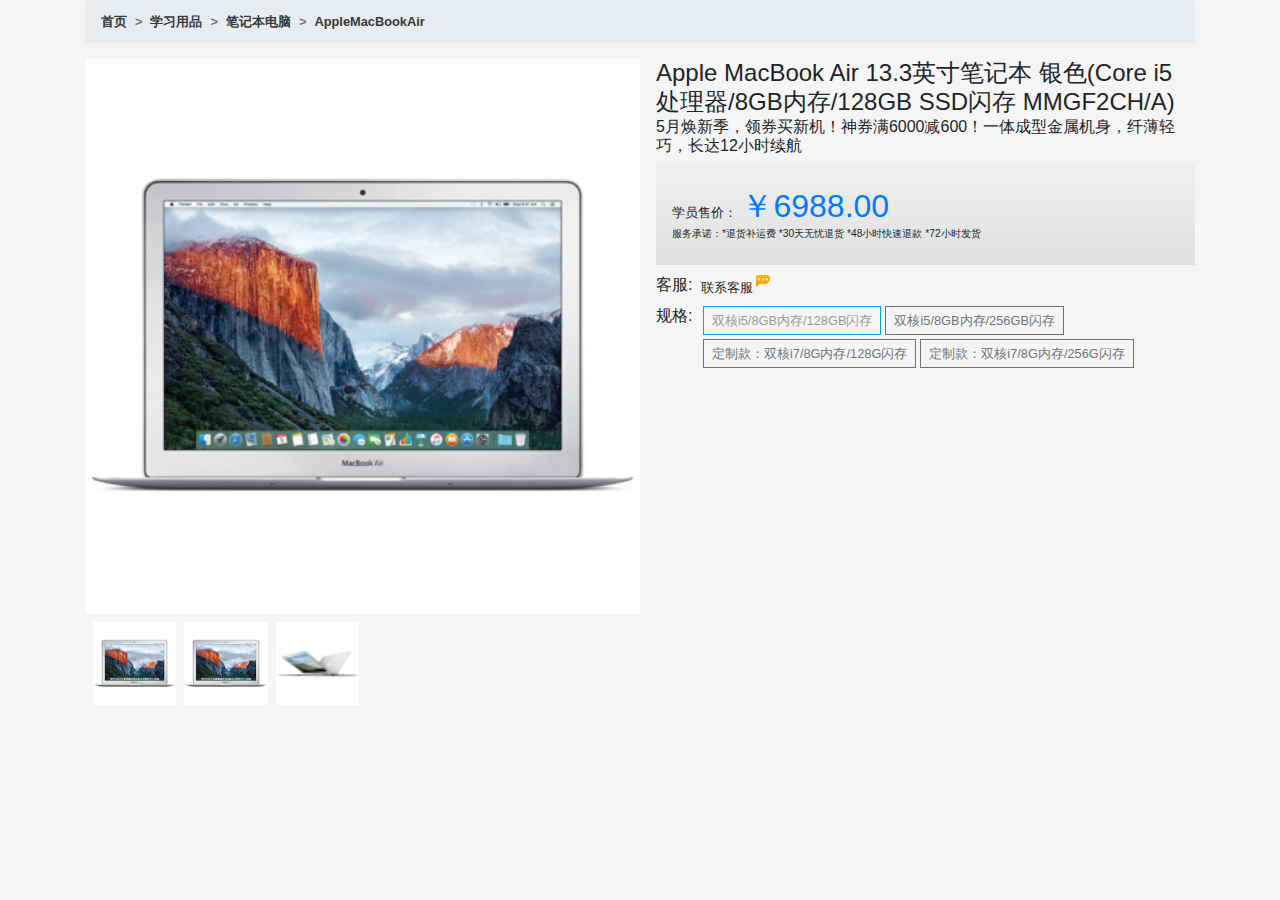
<file: 2020-12-23/01.html>
<html lang="en">
	<head>
		<meta charset="UTF-8">
		<title>Document</title>
		<meta name="viewport" content="width=device-width,initial-scale=1">
		<link rel="stylesheet" href="css/bootstrap.css">
		<script src="js/jquery.min.js"></script>
		<script src="js/popper.min.js"></script>
		<script src="js/bootstrap.min.js"></script>
		<link rel="stylesheet" type="text/css" href="css/comm.css"/>
		<link rel="stylesheet" type="text/css" href="css/details.css"/>
	</head>
	<body>
		<div class="container">
			<ul class="breadcrumb">
				<li class="breadcrumb-item small font-weight-bold text-dark">首页</li>
				<li class="breadcrumb-item small font-weight-bold text-dark">学习用品</li>
				<li class="breadcrumb-item small font-weight-bold text-dark">笔记本电脑</li>
				<li class="breadcrumb-item small font-weight-bold text-dark">AppleMacBookAir</li>
			</ul>
			<div class="row no-gutters">
				<div class="col-sm-12 col-lg-6">
					<img class="w-100" src="image/details/57b12a31N8f4f75a3.jpg" >
					<div class="mt-2 d-flex">
							<img class="w-15 ml-2" src="image/details/57b12a31N8f4f75a3.jpg">
							<img class="w-15 ml-2" src="image/details/57b12a31N8f4f75a3.jpg">
							<img class="w-15 ml-2" src="image/details/57ad8846N64ac3c79.jpg" >
					</div>
				</div>
				<div class="col-sm-12 col-lg-6 pl-lg-3">
					<h4 class="mb-0">Apple MacBook Air 13.3英寸笔记本 银色(Core i5 处理器/8GB内存/128GB SSD闪存 MMGF2CH/A)</h4>
					<p class="h6">5月焕新季，领券买新机！神券满6000减600！一体成型金属机身，纤薄轻巧，长达12小时续航</p>
					<div class="my_shadow bg_gray px-3 py-4">
						<div>
							<span class="small">学员售价：</span>
							<span class="h2 text-primary">￥6988.00</span>
						</div>
						<div class="small">
							<span class="small">服务承诺：*退货补运费 *30天无忧退货 *48小时快速退款 *72小时发货</span>
						</div>
					</div>	
						<div class="row no-gutters mt-2">
							<span class="col-1">客服:</span>
							<span class="col-11 small">联系客服
								<img class="mb-3" src="image/details/kefuf.gif" >
							</span>
						</div>
						<div class="row no-gutters">
							<div class="col-1">规格:</div>
							<div class="col-11">
								<div class="d-flex flex-wrap">
									<a class="btn btn-outline-secondary  btn-sm active" href="#">双核i5/8GB内存/128GB闪存</a>
									<a class="btn btn-outline-secondary  btn-sm " href="#">双核i5/8GB内存/256GB闪存</a>
									<a class="btn btn-outline-secondary  btn-sm" href="#">定制款：双核i7/8G内存/128G闪存</a>
									<a class="btn btn-outline-secondary  btn-sm" href="#">定制款：双核i7/8G内存/256G闪存</a>
								</div>
							</div>
						</div>
					</div>
				</div>
			</div>
	</body>
</html>
</file>
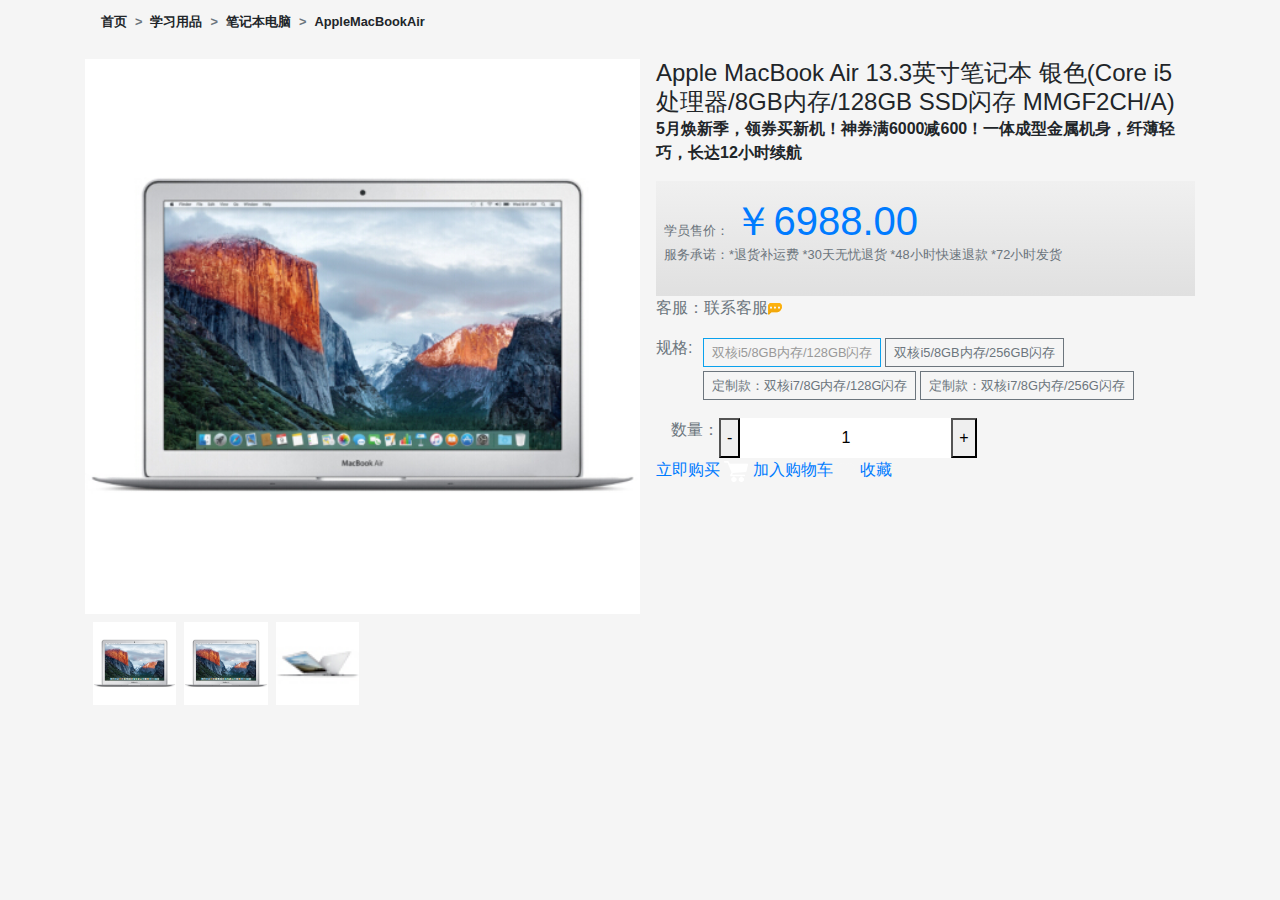
<file: 2020-12-23/details.html>
<html lang="en">
	<head>
		<meta charset="UTF-8">
		<title>Document</title>
		<meta name="viewport" content="width=device-width,initial-scale=1">
		<link rel="stylesheet" href="css/bootstrap.css">
		<script src="js/jquery.min.js"></script>
		<script src="js/popper.min.js"></script>
		<script src="js/bootstrap.min.js"></script>
		<link rel="stylesheet" type="text/css" href="css/comm.css"/>
		<link rel="stylesheet" type="text/css" href="css/details.css"/>
	</head>
	<body>
		<div class="container">
			<ul class="breadcrumb small font-weight-bold bg-transparent">
				<li class="breadcrumb-item">首页</li>
				<li class="breadcrumb-item">学习用品</li>
				<li class="breadcrumb-item">笔记本电脑</li>
				<li class="breadcrumb-item">AppleMacBookAir</li>
			</ul>
			<div class="row no-gutters">
				<div class="col-sm-12 col-lg-6">
					<img class="w-100" src="image/details/57b12a31N8f4f75a3.jpg" >
					<div class="mt-2 d-flex">
							<img class="w-15 ml-2" src="image/details/57b12a31N8f4f75a3.jpg">
							<img class="w-15 ml-2" src="image/details/57b12a31N8f4f75a3.jpg">
							<img class="w-15 ml-2" src="image/details/57ad8846N64ac3c79.jpg" >
					</div>
				</div>
				<div class="col-sm-12 col-lg-6 pl-lg-3">
					<h2 class="h4 mb-0">Apple MacBook Air 13.3英寸笔记本 银色(Core i5 处理器/8GB内存/128GB SSD闪存 MMGF2CH/A)</h2>
					<p class="font-weight-bold">5月焕新季，领券买新机！神券满6000减600！一体成型金属机身，纤薄轻巧，长达12小时续航</p>
					<div class="bg_gray py-3 pl-2">
						<span class="text-secondary small">学员售价：</span>
						<span class="h1 text-primary">￥6988.00</span>
						<p class="text-secondary small">服务承诺：*退货补运费 *30天无忧退货 *48小时快速退款 *72小时发货</p>
					</div>
					<div class=" text-secondary">
						<div class="d-flex">
							<div class="">客服：</div>
							<div class=""><p>联系客服<img src="./image/details/kefuf.gif" ></p></div>
						</div>
						
						<div class="row no-gutters">
							<div class="col-1">规格:</div>
							<div class="col-11">
								<div class="d-flex flex-wrap">
									<a class="btn btn-outline-secondary  btn-sm active" href="#">双核i5/8GB内存/128GB闪存</a>
									<a class="btn btn-outline-secondary  btn-sm " href="#">双核i5/8GB内存/256GB闪存</a>
									<a class="btn btn-outline-secondary  btn-sm" href="#">定制款：双核i7/8G内存/128G闪存</a>
									<a class="btn btn-outline-secondary  btn-sm" href="#">定制款：双核i7/8G内存/256G闪存</a>
								</div>
							</div>
						</div>
						<div class="col-12">
							<div class="d-flex mt-3">
								<p>数量：</p>
								<button class="list_btn1">-</button>
								<input class="w-10 border-0 text-center" type="text" value="1"/>
								<button class="list_btn1">+</button>
							</div>
						</div>
					</div>
					<div class="">
						<a href="#">立即购买</a>
						<a href="#">
							<img src="image/details/product_detail_img7.png" >
							加入购物车
						</a>
						<a href="#">
							<img src="image/details/product_detail_img6.png" >
							收藏
						</a>
					</div>
				</div>
			</div>
		</div>
	</body>
</html>
</file>
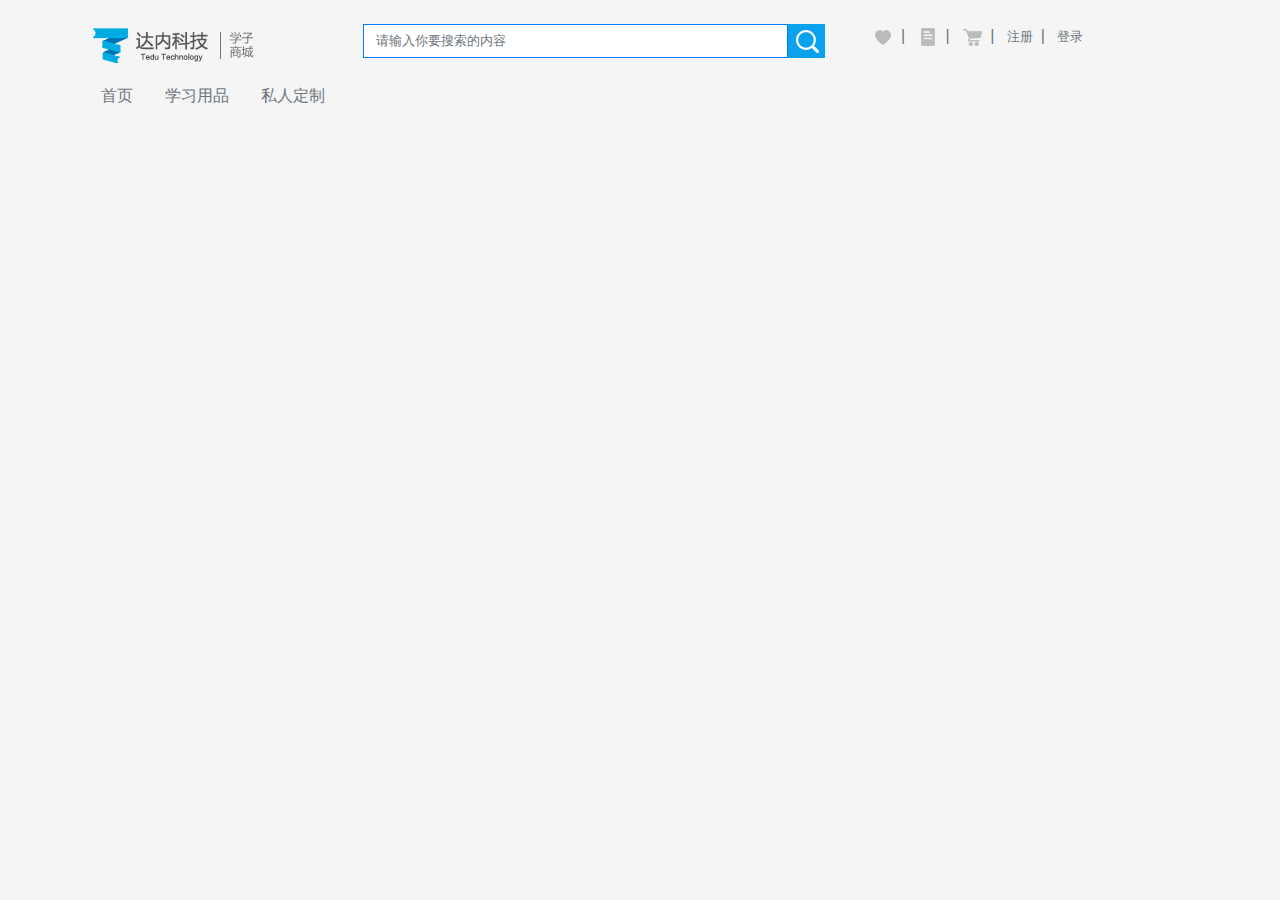
<file: 2020-12-23/header.html>
<html lang="en">
	<head>
		<meta charset="UTF-8">
		<title>Document</title>
		<meta name="viewport" content="width=device-width,initial-scale=1">
		<link rel="stylesheet" href="css/bootstrap.css">
		<script src="js/jquery.min.js"></script>
		<script src="js/popper.min.js"></script>
		<script src="js/bootstrap.min.js"></script>
		<link rel="stylesheet" type="text/css" href="css/comm.css"/>
		<link rel="stylesheet" type="text/css" href="css/header.css"/>
		<style type="text/css">
			.breadcrumb-item + .breadcrumb-item::before{
			
			 content:"|";
			
			}
		</style>
	</head>
	<body>
		<div class="container">
			<div class="row no-gutters mt-4">
				<div class="col-sm-12 col-lg-3 ">
					<a href="#"><img src="image/header/logo.png" ></a>
				</div>
				<div class="col-sm-12 col-lg-5 mt-sm-3 mt-lg-0">
					<div class="d-flex">
						<input type="text" placeholder="请输入你要搜索的内容" class="form-control border-primary rounded-0 font_sm"/>
						<a href=""><img src="image/header/search.png" class="" ></a>
					</div>						
				</div>	
				<div class="col-sm-12 col-lg-4">
					<ul class="breadcrumb bg-transparent pl-sm-0 pl-sm-0 pt-lg-0 ml-lg-5">
						<li class="breadcrumb-item">
							<a class="" href="#">
								<img src="image/header/care.png" >
							</a>
						</li>
						<li class="breadcrumb-item">
							<a class="" href="#">
								<img src="image/header/order.png" >
							</a>
						</li>
						<li class="breadcrumb-item">
							<a class="" href="#">
								<img src="image/header/shop_car.png" >
							</a>
						</li>
						<li class="breadcrumb-item">
							<a class="text-muted font_sm" href="#">注册</a>
						</li>
						<li class="breadcrumb-item">
							<a class="text-muted font_sm" href="#">登录</a>
						</li>
					</ul>
				</div>
				<div class="col-12">
					<ul class="nav">
						<li class="nav-item">
							<a class="nav-link text-muted" href="#">首页</a>
						</li>
						<li class="nav-item ">
							<a class="nav-link text-muted" href="#">学习用品</a>
						</li>
						<li class="nav-item ">
							<a class="nav-link text-muted" href="#">私人定制</a>
						</li>
					</ul>
				</div>
			</div>
		</div>
	</body>
</html>
</file>
<file: 2020-12-23/css/comm.css>
body{
	background-color: #f5f5f5;}
	.font_sm{font-size: 0.8rem;
}
li{
	list-style: none;
}
.iframe_header,.iframe_footer{
	width: 100%;
	border: 0;
	
}
@media (min-width:576px) {
	.iframe_header{
		height: 13rem;
	}
	.iframe_footer{
		height: 40rem;
	}
}
@media (min-width:992px) {
	.iframe_header{
		height:	6.5rem;
	}
	.iframe_footer{
		height: 27rem;
	}
}
.bg_gray{
	background: linear-gradient(to bottom ,#f0f0f0 0%, #e0e0e0 100%);
}
</file>
<file: 2020-12-23/css/details.css>
.breadcrumb-item + .breadcrumb-item::before{
	content:">";
 }
 /*  */
 .w-15{
	 width: 15%;
 }
 img.w-15:hover{
	 border: 1px solid #666;
	 margin: 1px 0 0 1px;
 }
 .my_shadow{
	 box-shadow:0 -1px 8px 3px #ccc,
 }
.btn-outline-secondary{
	border-radius: 0;
	margin: 2px;
	font-size: 0.8rem;
}
.btn-outline-secondary:hover{
	 background: transparent !important;
	 color: #007BFF;
	 border-color:#007BFF !important;
 }
 .btn-outline-secondary.active{
 	 border-color: #0AA1ED !important;
	  color: #999 !important;
	 background: transparent !important;
 }
 /*  */
 /* .b_box{
	 box-shadow: 3px 3px 10px rgba(0,0,0,.1),
				 -3px -3px 10px rgba(0,0,0,.1);
 }
 .btn-outline-secondary:hover{
	 background: transparent !important;
	 color: #007BFF;
	 border:1px solid #007BFF !important;
 }
 .w-10{
 	width: 2.1rem;
	height: 2rem;
	margin-left: 5px;
	margin-right: 5px;
	border: 1px solid #ddd !important;
 }
 .list_btn1{
 	width: 2rem;height: 2rem;
 	border: 0;
 	outline: none;
 	color: black;
	border: 1px solid #ddd;
 	font-weight: bold;
 	line-height: 1;
 	padding-top: 0;
 	padding-bottom: 0.25rem;
 }
 .list_btn1:focus{
 	outline: 0;
 } */
</file>
<file: 2020-12-23/css/header.css>
.form-control.border-primary:focus{
	box-shadow: 0 0 0 0 #000;
}
</file>
